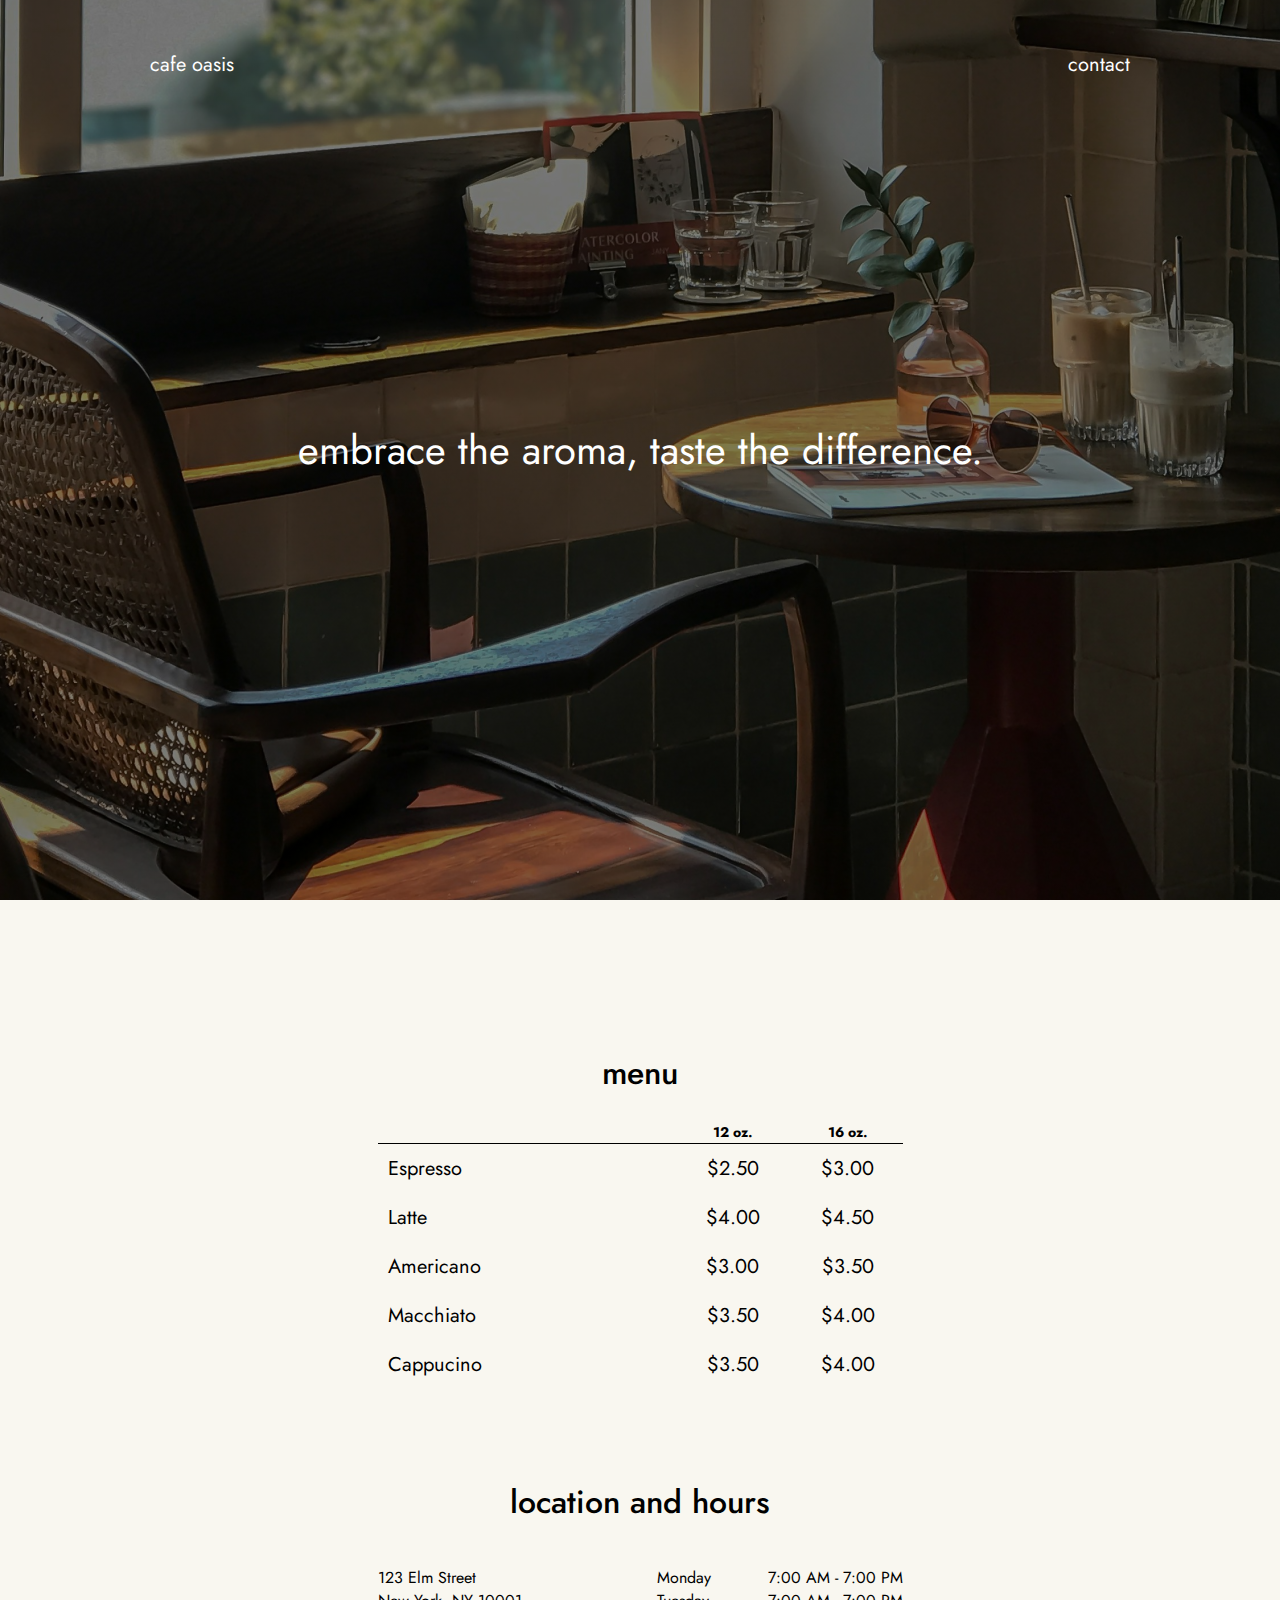
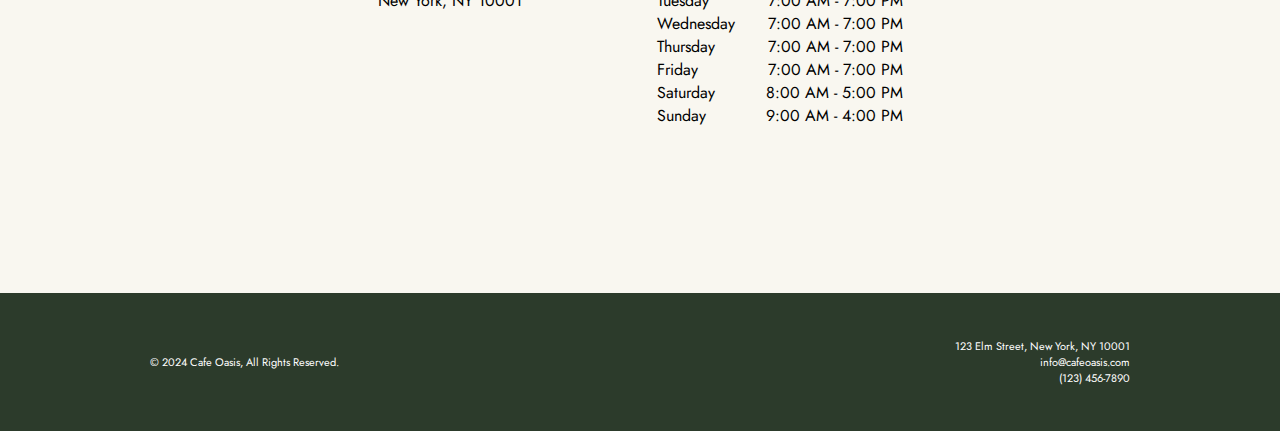
<file: CafeOasis/index.html>
<!DOCTYPE html>
<html lang="en">
<head>
    <meta charset="UTF-8">
    <meta name="viewport" content="width=device-width, initial-scale=1.0">
    <title>cafe oasis</title>
    <link rel="stylesheet" href="style.css">
    <link rel="preconnect" href="https://fonts.googleapis.com">
    <link rel="preconnect" href="https://fonts.gstatic.com" crossorigin>
    <link href="https://fonts.googleapis.com/css2?family=Jost:ital,wght@0,100..900;1,100..900&display=swap" rel="stylesheet">
</head>
<body>
    <nav>
        <ul>
            <li class="logo"><a href="index.html">cafe oasis</a></li>
            <li class="contact-link"><a href="contact.html">contact</a></li>
        </ul>
    </nav>

    <div class="tagline">
        <p>embrace the aroma, taste the difference.</p>
    </div>

    <section>
        <div class="container">
            <div class="menu">
                <h2>menu</h2>
                <table>
                    <tr class="sizes">
                        <th></th>
                        <th>12 oz.</th>
                        <th>16 oz.</th>
                    </tr>
                    <tr>
                        <td>Espresso</td>
                        <td>$2.50</td>
                        <td>$3.00</td>
                    </tr>
                    <tr>
                        <td>Latte</td>
                        <td>$4.00</td>
                        <td>$4.50</td>
                    </tr>
                    <tr>
                        <td>Americano</td>
                        <td>$3.00</td>
                        <td>$3.50</td>
                    </tr>
                    <tr>
                        <td>Macchiato</td>
                        <td>$3.50</td>
                        <td>$4.00</td>
                    </tr>
                    <tr>
                        <td>Cappucino</td>
                        <td>$3.50</td>
                        <td>$4.00</td>
                    </tr>
                </table>
            </div>
            <div class="location-hours">
                <h2>location and hours</h2>
                <p class="address">123 Elm Street<br>New York, NY 10001</p>
                <ul class="days">
                    <li>Monday</li>
                    <li>Tuesday</li>
                    <li>Wednesday</li>
                    <li>Thursday</li>
                    <li>Friday</li>
                    <li>Saturday</li>
                    <li>Sunday</li>
                </ul>
                <ul class="hours">
                    <li>7:00 AM - 7:00 PM</li>
                    <li>7:00 AM - 7:00 PM</li>
                    <li>7:00 AM - 7:00 PM</li>
                    <li>7:00 AM - 7:00 PM</li>
                    <li>7:00 AM - 7:00 PM</li>
                    <li>8:00 AM - 5:00 PM</li>
                    <li>9:00 AM - 4:00 PM</li>
                </ul>
            </div>
        </div>
    </section>

    <footer>
        <div class="container">
            <ul>
                <li>&copy; 2024 Cafe Oasis, All Rights Reserved.</li>
                <li class="contact">
                    123 Elm Street, New York, NY 10001<br>
                    info@cafeoasis.com<br>
                    (123) 456-7890<br> 
                </li>
            </ul>
        </div>
    </footer>
</body>
</html>
</file>
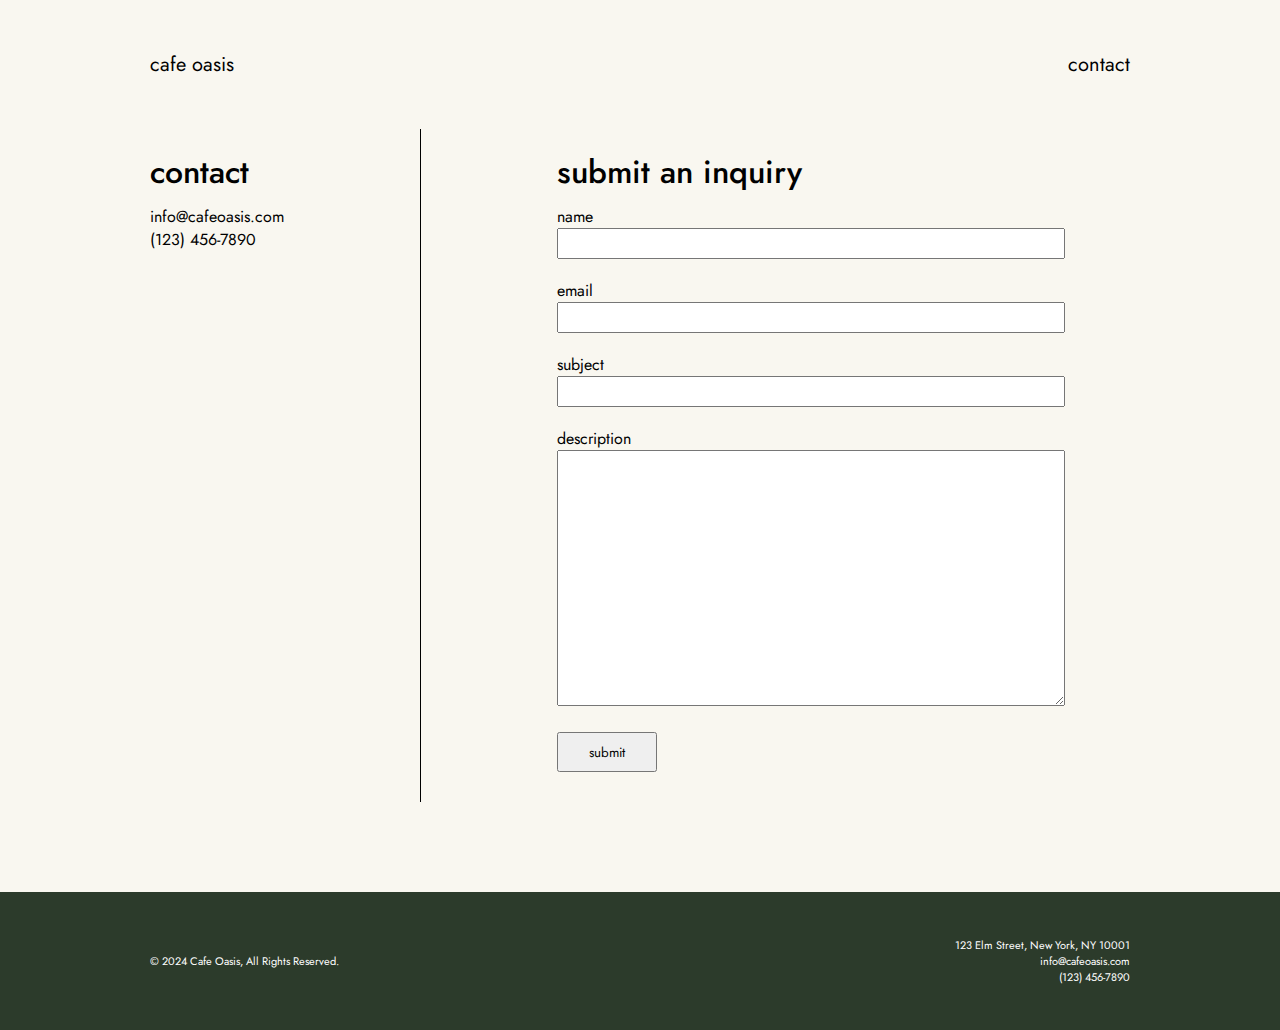
<file: CafeOasis/contact.html>
<!DOCTYPE html>
<html lang="en">
<head>
    <meta charset="UTF-8">
    <meta name="viewport" content="width=device-width, initial-scale=1.0">
    <title>cafe oasis</title>
    <link rel="stylesheet" href="contact_style.css">
    <link rel="preconnect" href="https://fonts.googleapis.com">
    <link rel="preconnect" href="https://fonts.gstatic.com" crossorigin>
    <link href="https://fonts.googleapis.com/css2?family=Jost:ital,wght@0,100..900;1,100..900&display=swap" rel="stylesheet">
</head>
<body>
    <nav>
        <ul>
            <li class="logo"><a href="index.html">cafe oasis</a></li>
            <li class="contact-link"><a href="contact.html">contact</a></li>
        </ul>
    </nav>

    <section class="container">
        <div class="contact-info">
            <h1>contact</h1>
            <p>info@cafeoasis.com<br>
                (123) 456-7890 
            </p>     
        </div>

        <div class="inquiry">
            <h1>submit an inquiry</h1>
            <form>
                <label for="name">name</label><br>
                <input type="text" id="name" name="name"><br>
                <label for="email">email</label><br>
                <input type="text" id="email" name="email"><br>
                <label for="subject">subject</label><br>
                <input type="text" id="subject" name="subject"><br>
                <label for="description">description</label><br>
                <textarea id="description" name="description"></textarea><br>
                <input type="submit" value="submit">
            </form>
        </div>
    </section>

    <footer>
        <div class="container">
            <ul>
                <li>&copy; 2024 Cafe Oasis, All Rights Reserved.</li>
                <li class="contact">
                    123 Elm Street, New York, NY 10001<br>
                    info@cafeoasis.com<br>
                    (123) 456-7890<br> 
                </li>
            </ul>
        </div>
    </footer>
</body>
</html>
</file>
<file: CafeOasis/style.css>
body {
    font-family: "Jost", sans-serif;
    background-color: #F9F7F0;
    margin: 0;
    padding: 0;
}

/* Navigation Bar */

nav {
    position: absolute;
    width: 100%;
}

nav ul {
    display: flex;
    justify-content: space-between;
    align-items: center;
    list-style-type: none;
    margin: 50px 150px;
    padding: 0;
    font-size: 1.25em;
}

nav li {
    white-space: nowrap;
}

nav a {
    text-decoration: none;
    color: white;
}

.logo a:hover {
    color: #CCCCCC;
    transition: color 0.2s ease;
}

.contact-link {
    position: relative;
}

.contact-link::after {
    content: '';
    position: absolute;
    left: 0;
    bottom: -2px;
    width: 100%;
    height: 3px;
    background-color: transparent;
    transition: background-color 0.2s ease;
}

.contact-link:hover::after {
    background-color: #587656;
}

/* Tagline */

.tagline {
    background-image: linear-gradient(rgba(0, 0, 0, 0.5), rgba(0, 0, 0, 0.5)), url("assets/homepage-background.png");
    background-size: cover;
    display: flex;
    justify-content: center;
    align-items: center;
    text-align: center;
    height: 100vh;
    font-size: 2.5em;
    color: white;
}

/* Section 1 */

section .container {
    display: flex;
    justify-content: center;
    align-items: center;
    flex-flow: column;
    gap: 90px;
    margin: 150px auto;
}

.container h2 {
    text-align: center;
    font-size: 2em;
    font-weight: 500;
    margin-top: 0;
    margin-bottom: 25px;
}

/* Menu */

.menu {
    flex-flow: column;
    width: 525px;
}

table {
    justify-content: center;
    border-collapse: collapse;
    width: 525px;
}

tr > td:nth-child(1) {
    width: 275px;
}

tr > td:nth-child(2) {
    width: 100px;
    text-align: center;
}

tr > td:nth-child(3) {
    text-align: center;
}

table .sizes {
    font-size: 0.875em;
    border-bottom: 1px solid black;
}

table td {
    font-size: 1.25em;
    padding: 10px;
}

/* Location and Hours  */

.location-hours {
    display: grid;
    grid-template-columns: 1fr 0.2fr 0.6fr;
    width: 525px;
}

.location-hours h2 {
    grid-column: span 3;
}

.location-hours ul, .location-hours p {
    list-style-type: none;
    font-size: 1em;
    padding: 0;
}

.location-hours .hours {
    text-align: right;
}

/* Footer */

footer .container {
    display: flex;
    justify-content: center;
    background-color: #2C3B2B;
    color:white;
}

footer ul {
    display: flex;
    justify-content: space-between;
    align-items: center;
    list-style-type: none;
    width: 100%;
    margin: 0 150px;
    padding: 45px 0;
    font-size: 0.6875em;
}

footer li {
    white-space: nowrap;
}

footer .contact {
    text-align: right;
}
</file>
<file: CafeOasis/contact_style.css>
body {
    font-family: "Jost", sans-serif;
    background-color: #F9F7F0;
    margin: 0;
    padding: 0;
}

/* Navigation Bar */

nav {
    width: 100%;
}

nav ul {
    display: flex;
    justify-content: space-between;
    align-items: center;
    list-style-type: none;
    margin: 50px 150px;
    padding: 0;
    font-size: 1.25em;
}

nav li {
    white-space: nowrap;
}

nav a {
    text-decoration: none;
    color: black;
}

.logo a:hover {
    color: #587656;
    transition: color 0.2s ease;
}

.contact-link {
    position: relative;
}

.contact-link::after {
    content: '';
    position: absolute;
    left: 0;
    bottom: -2px;
    width: 100%;
    height: 3px;
    background-color: transparent;
    transition: background-color 0.2s ease;
}

.contact-link:hover::after {
    background-color: #587656;
}

/* Section 1 */

section {
    display: grid;
    grid-template-columns: 0.1fr 1fr;
    gap: 136px;
    margin: 45px 150px 90px 150px;
}

section h1 {
    margin: 0;
    font-weight: 500;
    font-size: 32px;
}

/* Contact Info */

.contact-info {
    border-right: 1px solid black;
    margin: 0;
    padding-top: 20px;
    padding-bottom: 20px;
    padding-right: 136px;
}

.contact-info p {
    margin: 10px 0;
}

/* Inquiry */

.inquiry {
    margin: 0;
    padding-top: 20px;
    padding-bottom: 20px;
}

.inquiry form {
    margin: 10px 0;
}

input {
    font-family: "Jost", sans-serif;
}

input[type=text] {
    width: 500px;
    height: 25px;
    margin-bottom: 20px;
}

textarea {
    width: 502px;
    height: 250px;
    margin-bottom: 20px;
    font-family: "Jost", sans-serif;
}

input[type=submit] {
    width: 100px;
    height: 40px;
}

/* Footer */

footer .container {
    display: flex;
    justify-content: center;
    background-color: #2C3B2B;
    color:white;
}

footer ul {
    display: flex;
    justify-content: space-between;
    align-items: center;
    list-style-type: none;
    width: 100%;
    margin: 0 150px;
    padding: 45px 0;
    font-size: 0.6875em;
}

footer li {
    white-space: nowrap;
}

footer .contact {
    text-align: right;
}
</file>
